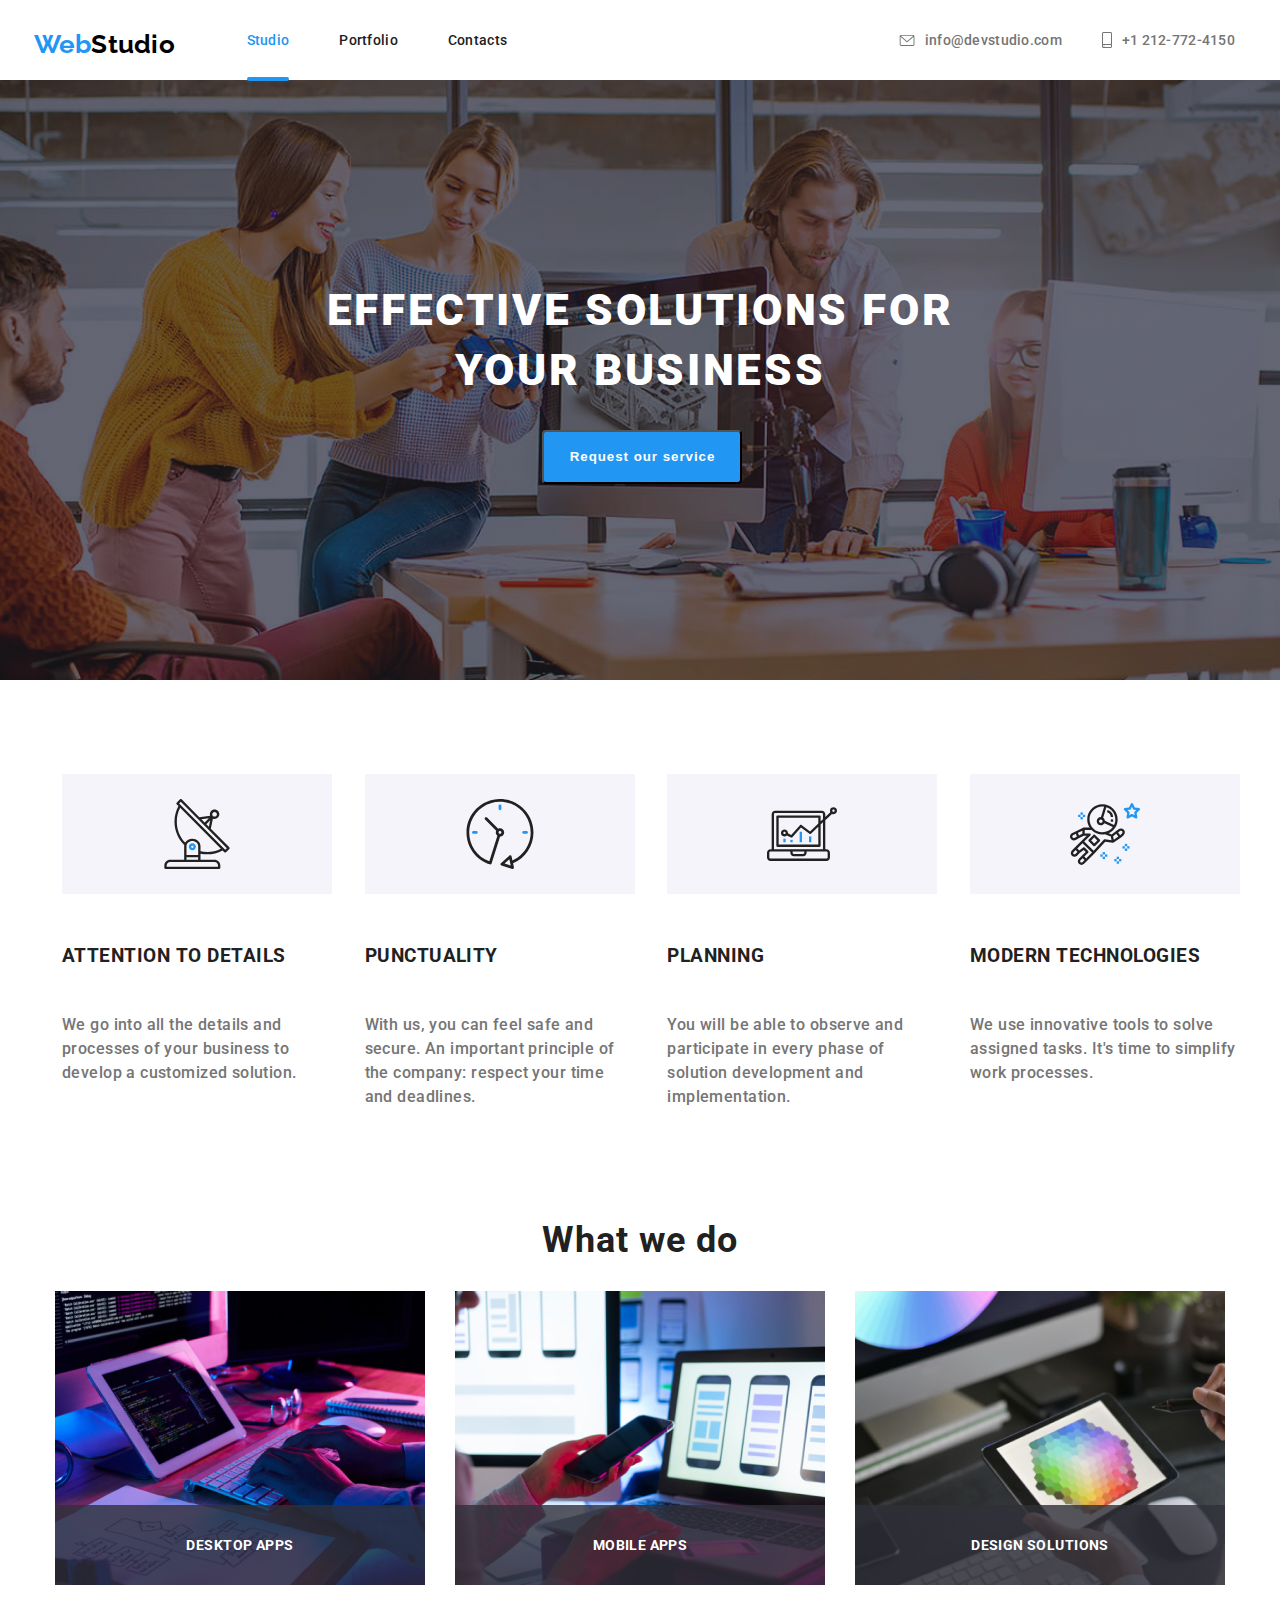
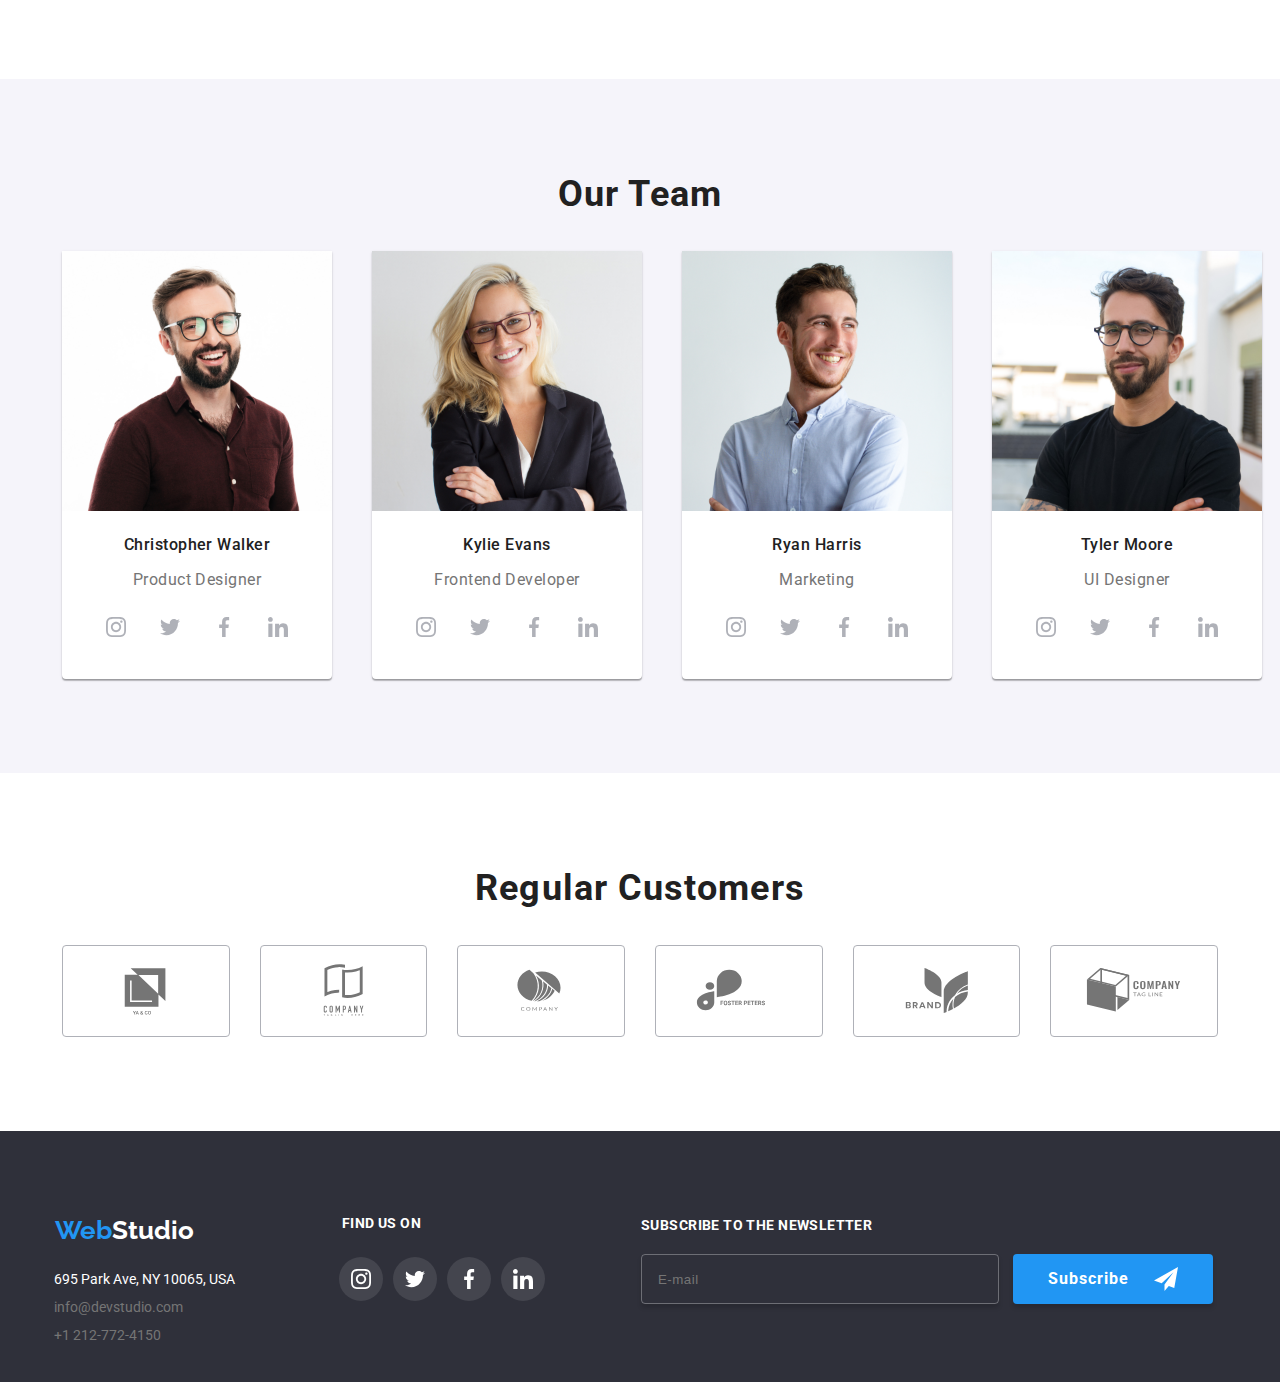
<file: index.html>
<!DOCTYPE html>
<html lang="en">
<head>
    <meta charset="UTF-8">
    <meta name="viewport" content="width=device-width, initial-scale=1.0">
    <title>Document</title>
    <link rel="preconnect" href="https://fonts.googleapis.com"/>
    <link rel="preconnect" href="https://fonts.gstatic.com" crossorigin/>
    <link rel="stylesheet"
          href="https://raw.githubusercontent.com/sindresorhus/modern-normalize/main/modern-normalize.css"/>
    <link href="https://fonts.googleapis.com/css2?family=Raleway:wght@700&family=Roboto:wght@400;500;700;900&display=swap" rel="stylesheet"/>
    <link rel="stylesheet" href="css/styles.css">
</head>
<body class="container">
    
      <header class="global-header">
        <!--Logo-->
        <nav class="main-logo">
            <ol class="logowebstudio" >
                <a class="logowebstudio"href="index.html">Web<span class="logo-studio">Studio</span> </a>
            </ol>
        </nav>
        <!--Studio Portfolio Contacts-->
         <div class="main-menu">
            <ul class="nav">
                <li class="nav-item-active"><a href="index.html">Studio</a></li>
                <li class="nav-item"><a href="portofolio.html">Portfolio</a></li>
                <li class="nav-item"><a href="">Contacts</a></li>
            </ul>
         </div>

        <!--Mail Tel-->

        <div class="main-contacts"> 
            <ul class="contacts"> 
            <li class="contacts-mail"><a href="mailto:info@devstudio.com"> 
                <svg class="contacts-mail-icon">
                     <use href="./icons/symbol-defs.svg#icon-envelope"></use>
                </svg>
                <span class="contacts-mail-span">info@devstudio.com</span>
                </a>
            </li>
            <li class="contacts-phone"><a href="tel:+1212-772-4150"> 
                <svg class="contacts-phone-icon">
                     <use href="./icons/symbol-defs.svg#icon-smartphone"></use>
                </svg>
                <span class="contacts-phone-span">+1 212-772-4150</span>
                </a> 
            </li>
            </ul>
         </div>
       </header>

    <main class="main-section">

        <!--Sidebar service section-->
       
        <section class="background-section"> 
          <div class="main-section-intro">
            <h1 class="title-background-section">EFFECTIVE SOLUTIONS FOR YOUR BUSINESS</h1>
            <button data-modal-open="#modal" class="button-active-background"type="button"> Request our service</button>
            <div class="backdrop is-hidden"data-modal>
              <div class="modal">
                <button type="button" class="close-button"data-modal-close>
                  <svg>
                    <use href="./icons/symbol-defs.svg#icon-close-button"></use>
                  </svg>
                </button>
                <form class="modal-form">
                  <p>Leave your information and we'll call you back</p>
                  <div>
                    <label class="form-label">Name</label>
                    <div class="form-field">
                      <input type="text" name="user_name" />
                      <svg>
                        <use
                          href="./icons/symbol-defs.svg#icon-person"
                        ></use>
                      </svg>
                    </div>
                  </div>
                      <div>
                        <label class="form-label">Telephone</label>
                        <div class="form-field">
                          <input type="tel" name="phone" />
                          <svg>
                            <use
                              href="./icons/symbol-defs.svg#icon-phone"
                            ></use>
                          </svg>
                        </div>
                      </div>
                      <div>
                        <label class="form-label">E-mail</label>
                        <div class="form-field">
                          <input type="email" name="E-mail" />
                          <svg>
                            <use
                              href="./icons/symbol-defs.svg#icon-email"
                            ></use>
                          </svg>
                        </div>
                      </div>
                        <label class="form-label">Comments</label>
                        <textarea
                        name="user_message"
                        placeholder="Enter the text"
                        ></textarea>
                  <div class="form-end">
                    <label class="checkbox-field">
                      <input type="checkbox" name="checkbox" />
                      <svg class="checkmark">
                        <use
                          href="./icons/symbol-defs.svg#icon-Vector"
                        ></use>
                      </svg>
                      <svg class="checkmark-checked">
                        <use
                          href="./icons/symbol-defs.svg#icon-icon-check"
                        ></use>
                      </svg>
                      I agree with the letter and accept the&nbsp;
                      <a href="#">Terms and Conditions</a>
                    </label>
                    <button type="submit">Send</button>
                  </div>
                </form>
              </div>
            </div>
          </div> 
        </section>

    <!--Paragraf section-->

        <section class="container section  paragraf-section" >
            <ul class="paragraf">
                <li class="paragraf-card">
                      <div class="image-card">
                        <svg>
                           <use href="./icons/symbol-defs.svg#icon-antenna"></use>
                        </svg>
                     </div>                                                                              
                    <h3 class="title-paragraf">ATTENTION TO DETAILS</h3>
                    <p>We go into all the details and processes of your business to develop a customized solution.</p>
                </li>
                <li class="paragraf-card">
                        <div class="image-card"> 
                          <svg>
                             <use href="./icons/symbol-defs.svg#icon-clock"></use>
                          </svg>
                        </div>
                    <h3 class="title-paragraf">PUNCTUALITY</h3>
                     <p>With us, you can feel safe and secure. An important principle of the company: respect your time and deadlines.</p>
                </li>
                <li class="paragraf-card">
                       <div class="image-card">
                          <svg>
                             <use href="./icons/symbol-defs.svg#icon-diagram"></use>
                        </svg>
                    </div>
                    <h3 class="title-paragraf">PLANNING</h3>
                    <p>You will be able to observe and participate in every phase of solution development and implementation.</p>
                </li>
                <li class="paragraf-card" >
                       <div class="image-card">
                          <svg> 
                             <use href="./icons/symbol-defs.svg#icon-astronaut"></use>
                           </svg>
                    </div>
                    <h3 class="title-paragraf">MODERN TECHNOLOGIES</h3>
                    <p>We use innovative tools to solve assigned tasks. It's time to simplify work processes.</p>
                </li>
            </ul>
        </section>
        
            <section class="container section section-what-we-do">
                <h2 class="title-section-what-we-do">What we do</h2>
                 <ul class="job-list">
                    <li><img src="./images/img1.jpg" alt="work photo1" width="370" height="294">
                    <p>DESKTOP APPS</p>
                    </li>
                    <li><img src="./images/img2.jpg" alt="work photo2" width="370" height="294">
                    <p>Mobile APPS</p>
                    </li>
                    <li><img src="./images/img3.jpg" alt="work photo3" width="370" height="294">
                    <p>DESIGN SOLUTIONS</p>
                    </li>
                 </ul>
            </section>
                 
            <!--Our Team section-->
        
         <section class="section our-team">
            <h3 class="title-our-team">Our Team</h3>
            <ul class="photo-our-team">
              <li class="card-our-team"> <img src="images/christopher walker.jpg" alt="Product Designer" wight="270" height="260"/>
                <h3 class="name">Christopher Walker</h3>
                <p class="job">Product Designer</p>
                 <div class="icons-list" >
                    <a
									href="https://instagram.com"class="icon"aria-label="Instagram">
									<svg>
										<use
											href="./icons/symbol-defs.svg#icon-instagram"></use>
									</svg>
								</a>
								<a href="https://twitter.com"class="icon" aria-label="Twitter">
									<svg>
										<use
											href="./icons/symbol-defs.svg#icon-twitter"></use>
									</svg> 
                </a>
                  <a
									href="https://facebook.com"class="icon" aria-label="Facebook">
									<svg>
										<use
											href="./icons/symbol-defs.svg#icon-facebook"></use>
									</svg> 
                </a>
                <a
									href="https://linkedin.com"class="icon" aria-label="Linkedin">
									<svg>
										<use
											href="./icons/symbol-defs.svg#icon-linkedin"></use>
									</svg>
								</a>
                 </div>
              </li>
              <li class="card-our-team"> <img src="images/kylie evans.jpg" alt="Frontend Developer" width="270" height="260"/>
                <h3 class="name">Kylie Evans</h3>
                <p class="job">Frontend Developer</p>
                <div class="icons-list" >
                  <a
                href="https://instagram.com"class="icon"aria-label="Instagram">
                <svg>
                  <use
                    href="./icons/symbol-defs.svg#icon-instagram"></use>
                </svg>
              </a>
              <a href="https://twitter.com"class="icon" aria-label="Twitter">
                <svg>
                  <use
                    href="./icons/symbol-defs.svg#icon-twitter"></use>
                </svg> 
              </a>
                <a
                href="https://facebook.com"class="icon" aria-label="Facebook">
                <svg>
                  <use
                    href="./icons/symbol-defs.svg#icon-facebook"></use>
                </svg> 
              </a>
              <a
                href="https://linkedin.com"class="icon" aria-label="Linkedin">
                <svg>
                  <use
                    href="./icons/symbol-defs.svg#icon-linkedin"></use>
                </svg>
              </a>
               </div>
              </li>
              <li class="card-our-team">  <img src="images/ryan harris.jpg" alt="Marketing" width="270" height="260"/>
                <h3 class="name">Ryan Harris</h3>
                <p class="job">Marketing</p>
                <div class="icons-list" >
                  <a
                href="https://instagram.com"class="icon"aria-label="Instagram">
                <svg>
                  <use
                    href="./icons/symbol-defs.svg#icon-instagram"></use>
                </svg>
              </a>
              <a href="https://twitter.com"class="icon" aria-label="Twitter">
                <svg>
                  <use
                    href="./icons/symbol-defs.svg#icon-twitter"></use>
                </svg> 
              </a>
                <a
                href="https://facebook.com"class="icon" aria-label="Facebook">
                <svg>
                  <use
                    href="./icons/symbol-defs.svg#icon-facebook"></use>
                </svg> 
              </a>
              <a
                href="https://linkedin.com"class="icon" aria-label="Linkedin">
                <svg>
                  <use
                    href="./icons/symbol-defs.svg#icon-linkedin"></use>
                </svg>
              </a>
               </div>
              </li>
              <li class="card-our-team"> <img src="images/tyler moore.jpg" alt="UI Designer" width="270" height="260"/>
                <h3 class="name">Tyler Moore</h3>
                <p class="job">UI Designer</p>
                <div class="icons-list" >
                  <a
                href="https://instagram.com"class="icon"aria-label="Instagram">
                <svg>
                  <use
                    href="./icons/symbol-defs.svg#icon-instagram"></use>
                </svg>
              </a>
              <a href="https://twitter.com"class="icon" aria-label="Twitter">
                <svg>
                  <use
                    href="./icons/symbol-defs.svg#icon-twitter"></use>
                </svg> 
              </a>
                <a
                href="https://facebook.com"class="icon" aria-label="Facebook">
                <svg>
                  <use
                    href="./icons/symbol-defs.svg#icon-facebook"></use>
                </svg> 
              </a>
              <a
                href="https://linkedin.com"class="icon" aria-label="Linkedin">
                <svg>
                  <use
                    href="./icons/symbol-defs.svg#icon-linkedin"></use>
                </svg>
              </a>
               </div>
              </li>
           </ul>
         </section>
         <section class="container section customers">
           <h3 class="title-section-what-we-do">Regular Customers</h3>
           <ul class="customers-section">
              <li class="icon-logo-card">
                <svg>
                    <use href="./icons/symbol-defs.svg#icon-logo1"></use>
                </svg>
              </li>
              <li class="icon-logo-card">
                <svg>
                    <use href="./icons/symbol-defs.svg#icon-logo2"></use>
                </svg>
              </li>
              <li class="icon-logo-card">
                <svg>
                    <use href="./icons/symbol-defs.svg#icon-logo3"></use>
                </svg>
              </li>
              <li class="icon-logo-card">
                <svg>
                    <use href="./icons/symbol-defs.svg#icon-logo4"></use>
                </svg>
              </li>
              <li class="icon-logo-card">
                <svg>
                    <use href="./icons/symbol-defs.svg#icon-logo5"></use>
                </svg>
              </li>
              <li class="icon-logo-card">
                <svg>
                    <use href="./icons/symbol-defs.svg#icon-logo6"></use>
                </svg>
              </li>
           </ul>
         </section>
    </main>
    <!--Sidebar down logo section-->
<div class="footer-section">
    <footer class="footer">
            <a class="footer-logo-web"href="index.html">Web<span class="footer-logo-studio">Studio</span> </a>
        <div class="main-footer">
            <ul class="adress-contacts-footer">
                <li class="adress-footer"><a href="695 Park Ave, NY 10065, USA">695 Park Ave, NY 10065, USA</a></li>
                <li class="contacts-footer"><a href="mailto:info@devstudio.com">info@devstudio.com</a></li>
                <li class="contacts-footer"><a href="tel:+1212-772-4150">+1 212-772-4150</a></li>
            </ul>
        </div>
        <div class="global-footer-social-links">
          <h3 class="find-us-icons">FIND US ON</h3>
          <div class="icons-list-footer" >
            <a
          href="https://instagram.com"class="icon-footer" aria-label="Instagram">
          <svg>
            <use
              href="./icons/symbol-defs.svg#icon-instagram-footer"></use>
          </svg>
        </a>
        <a href="https://twitter.com"class="icon-footer" aria-label="Twitter">
          <svg>
            <use
              href="./icons/symbol-defs.svg#icon-twitter-footer"></use>
          </svg> 
        </a>
          <a
          href="https://facebook.com"class="icon-footer" aria-label="Facebook">
          <svg>
            <use
              href="./icons/symbol-defs.svg#icon-facebook-footer"></use>
          </svg> 
        </a>
        <a
          href="https://linkedin.com"class="icon-footer" aria-label="Linkedin">
          <svg>
            <use
              href="./icons/symbol-defs.svg#icon-linkedin-footer"></use>
          </svg>
        </a>
         </div>
        </div>
        <div class="global-footer-subscribe-form">
					<form action="">
						<label for="">Subscribe to the newsletter</label>
						<div>
							<input type="email" name="E-mail" placeholder="E-mail" />
							<button type="submit">
								<span class="button-send">
									Subscribe
									<svg>
										<use
											href="./icons/symbol-defs.svg#icon-icon-send"
										></use>
									</svg>
								</span>
							</button>
						</div>
					</form>
				</div>
   </footer>
        </div>
<script src="./js/modal.js"></script>
</body>
</html>
</file>
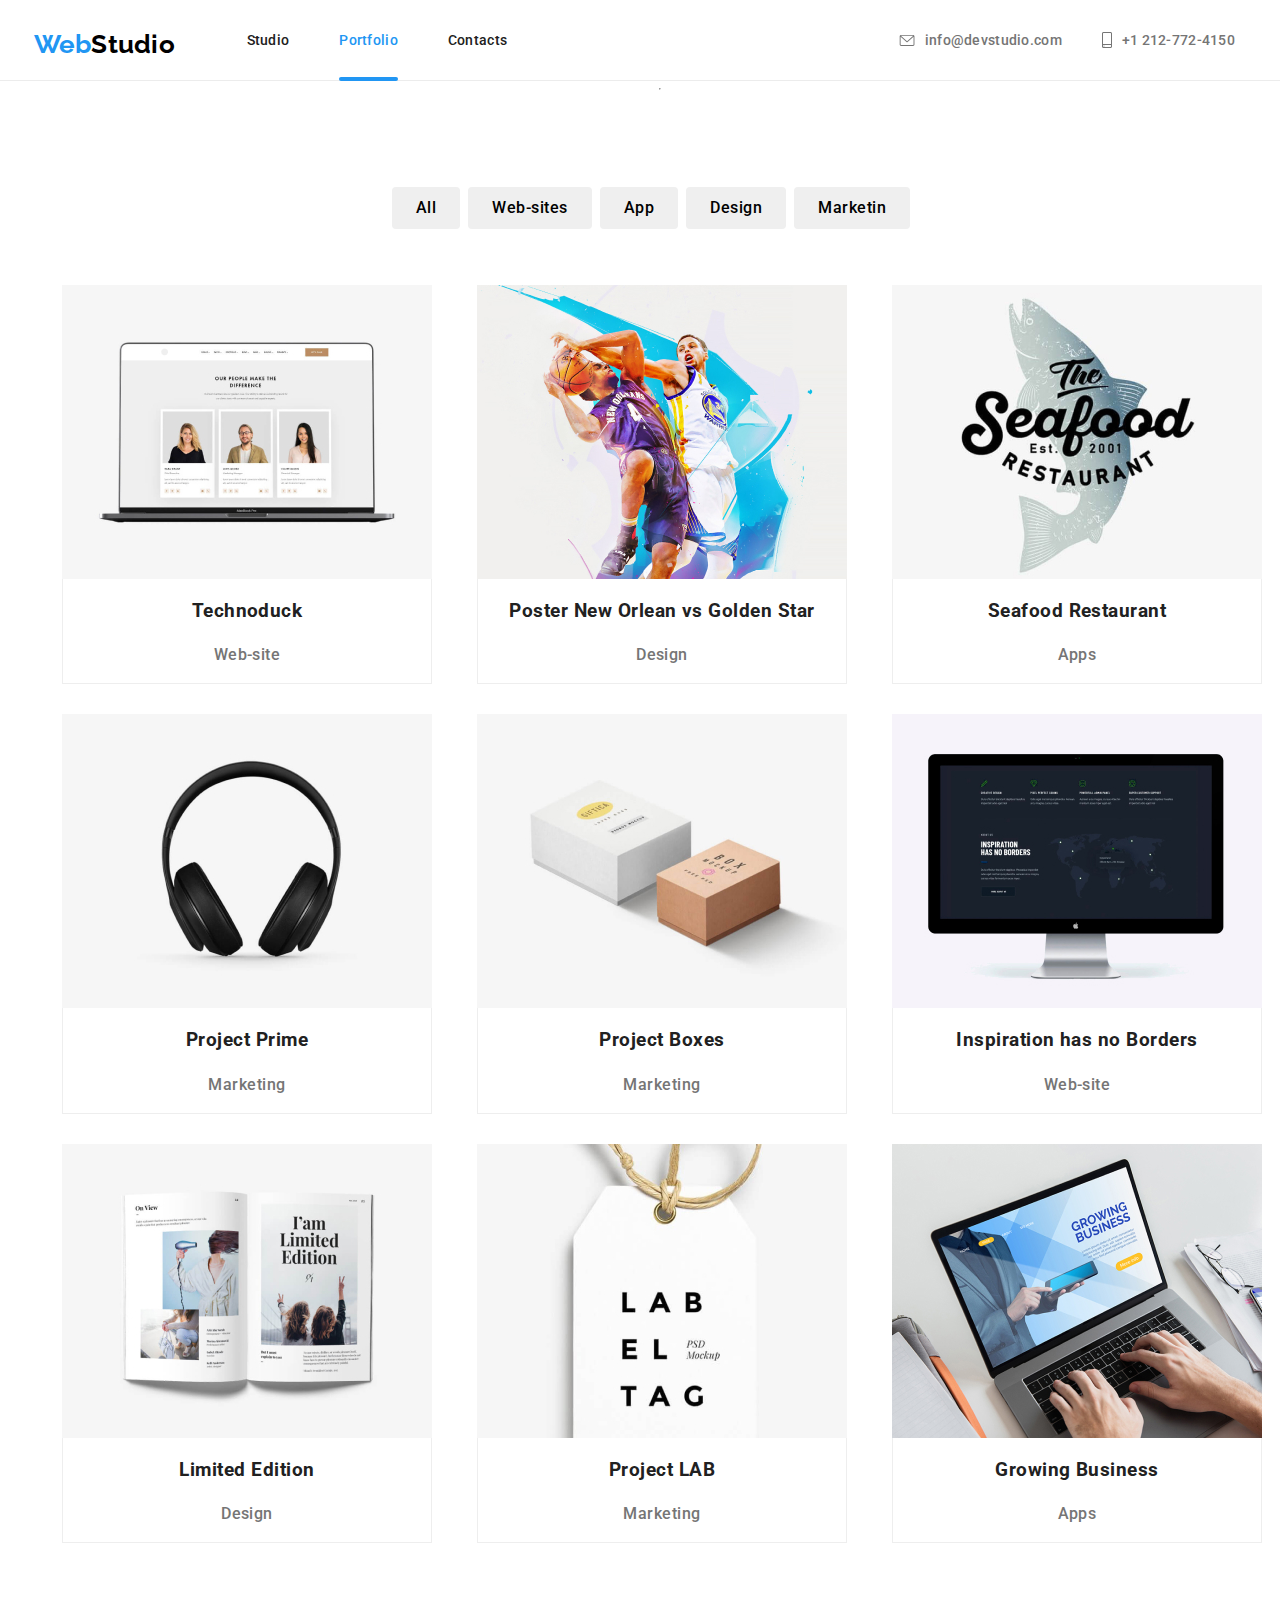
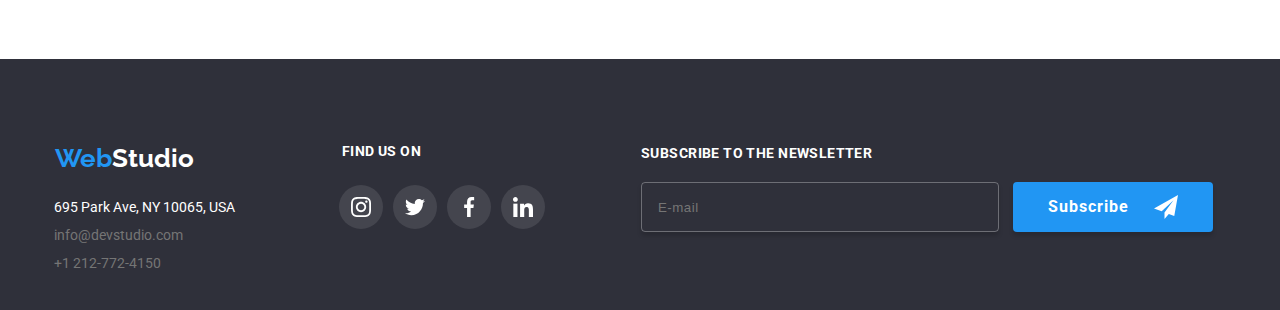
<file: portofolio.html>
<!DOCTYPE html>
<html lang="en">
<head>
    <meta charset="UTF-8">
    <meta name="viewport" content="width=device-width, initial-scale=1.0">
    <title>Document</title>
    <link rel="preconnect" href="https://fonts.googleapis.com"/>
    <link rel="preconnect" href="https://fonts.gstatic.com" crossorigin/>
    <link rel="stylesheet"
          href="https://raw.githubusercontent.com/sindresorhus/modern-normalize/main/modern-normalize.css"/>
    <link href="https://fonts.googleapis.com/css2?family=Raleway:wght@700&family=Roboto:wght@400;500;700;900&display=swap" rel="stylesheet"/>
    <link rel="stylesheet" href="css/styles.css"/>
</head>
<body class="container">

            <!--Sidebar up logo section-->

       <!--Logo-->
       <header class="global-header">
        
        <nav class="main-logo">
            <ol class="logowebstudio" >
                <a class="logowebstudio"href="index.html">Web<span class="logo-studio">Studio</span> </a>
            </ol>
        </nav>
        <!--Studio Portfolio Contacts-->
         <div class="main-menu">
            <ul class="nav">
                <li class="nav-item"><a href="index.html">Studio</a></li>
                <li class="nav-item-active"><a href="portofolio.html">Portfolio</a></li>
                <li class="nav-item"><a href="">Contacts</a></li>
            </ul>
         </div>

        <!--Mail Tel-->
        <div class="main-contacts"> 
            <ul class="contacts"> 
            <li class="contacts-mail"><a href="mailto:info@devstudio.com"> 
                <svg class="contacts-mail-icon">
                     <use href="./icons/symbol-defs.svg#icon-envelope"></use>
                </svg>
                <span class="contacts-mail-span">info@devstudio.com</span>
                </a>
            </li>
            <li class="contacts-phone"><a href="tel:+1212-772-4150"> 
                <svg class="contacts-phone-icon">
                     <use href="./icons/symbol-defs.svg#icon-smartphone"></use>
                </svg>
                <span class="contacts-phone-span">+1 212-772-4150</span>
                </a> 
            </li>
            </ul>
         </div>
        
       </header>
       <ul class="line-section">
        <hr/><img alt="">
       </ul>

           
       <main class="portofolio-main-section">
            
                  <!--Section-button-->

        <ul class="portfolio-button-list">
            <li><button class="button" type="button">All</button></li>
            <li><button class="button" type="button">Web-sites</button></li>
            <li><button class="button" type="button">App</button></li>
            <li><button class="button" type="button">Design</button></li>
            <li><button class="button" type="button">Marketin</button></li>
        </ul>
        
    <!--Section-Container-IMG-->
   <ul class="project-list">
    <li class="project-card"> 
        <div class="box"> 
            <div class="overlay">
                Technoduck is a state-of-the-art coronavirus distribution
                platform. Companies use this platform for digital espionage and
                attacks on competitors' secure servers.
           </div>
        </div>
            <h3>Technoduck</h3>
            <p>Web-site</p>
    </li>

    <li class="project-card"> 
       <div class="box"><div class="overlay"></div></div>
            <h3>Poster New Orlean vs Golden Star</h3>
            <p>Design</p>
    </li>

    <li class="project-card">
        <div class="box"><div class="overlay"></div></div>
            <h3>Seafood Restaurant </h3>
            <p>Apps</p>
      
    </li>

    <li class="project-card">
        <div class="box"><div class="overlay"></div></div>
            <h3>Project Prime </h3>
            <p>Marketing</p>
    </li>

    <li class="project-card">
        <div class="box"><div class="overlay"></div></div>
            <h3>Project Boxes </h3>
            <p>Marketing</p>
    </li>

    <li class="project-card">
        <div class="box"><div class="overlay"></div></div>
            <h3>Inspiration has no Borders</h3>
            <p>Web-site</p>
    </li>
    <li class="project-card">
        <div class="box"><div class="overlay"></div></div>
            <h3>Limited Edition</h3>
            <p>Design</p>
    </li>
    <li class="project-card"> 
        <div class="box"><div class="overlay"></div></div>
            <h3>Project LAB</h3>
            <p>Marketing</p>
    </li>
    <li class="project-card"> 
        <div class="box"><div class="overlay"></div></div>
            <h3>Growing Business</h3>
            <p>Apps</p>
    </li>
   </ul>
       </main>
       
        <!--Sidebar down logo section-->

        <div class="footer-section">
            <footer class="footer">
                    <a class="footer-logo-web"href="index.html">Web<span class="footer-logo-studio">Studio</span> </a>
                <div class="main-footer">
                    <ul class="adress-contacts-footer">
                        <li class="adress-footer"><a href="695 Park Ave, NY 10065, USA">695 Park Ave, NY 10065, USA</a></li>
                        <li class="contacts-footer"><a href="mailto:info@devstudio.com">info@devstudio.com</a></li>
                        <li class="contacts-footer"><a href="tel:+1212-772-4150">+1 212-772-4150</a></li>
                    </ul>
                </div>
                <div class="global-footer-social-links">
                  <h3 class="find-us-icons">FIND US ON</h3>
                  <div class="icons-list-footer" >
                    <a
                  href="https://instagram.com"class="icon-footer" aria-label="Instagram">
                  <svg>
                    <use
                      href="./icons/symbol-defs.svg#icon-instagram-footer"></use>
                  </svg>
                </a>
                <a href="https://twitter.com"class="icon-footer" aria-label="Twitter">
                  <svg>
                    <use
                      href="./icons/symbol-defs.svg#icon-twitter-footer"></use>
                  </svg> 
                </a>
                  <a
                  href="https://facebook.com"class="icon-footer" aria-label="Facebook">
                  <svg>
                    <use
                      href="./icons/symbol-defs.svg#icon-facebook-footer"></use>
                  </svg> 
                </a>
                <a
                  href="https://linkedin.com"class="icon-footer" aria-label="Linkedin">
                  <svg>
                    <use
                      href="./icons/symbol-defs.svg#icon-linkedin-footer"></use>
                  </svg>
                </a>
                 </div>
                </div>

                <div class="global-footer-subscribe-form">
					<form action="">
						<label for="">Subscribe to the newsletter</label>
						<div>
							<input type="email" name="E-mail" placeholder="E-mail" />
							<button type="submit">
								<span class="button-send">
									Subscribe
									<svg>
										<use
											href="./icons/symbol-defs.svg#icon-icon-send"
										></use>
									</svg>
								</span>
							</button>
						</div>
					</form>
				</div>
                
           </footer>
        </div>
        
</body>
</html>
</file>
<file: css/styles.css>
/*! modern-normalize v1.0.0 | MIT License | https://github.com/sindresorhus/modern-normalize */
*,::after,::before {
    box-sizing: border-box;
}

:root{
    --text-font-family: 'roboto', sans-serif;
    --color-text-font: #212121;
    --color-paragraf: #757575;
    --heading-font-family: 'Raleway', sans-serif;
    --heading-color: #2196F3;
    --back-color-paragraf:#F5F4FA;
}
body{
    width: 1600px;
    flex-direction: column;
} 
.container {
	font-family:var(--text-font-family);
	color: var(--color-text-font);
	width: 1200px;
	margin: auto;
}
.global-header{
    font-family :var(--text-font-family);
    font-size: 14px;
    font-weight: 500;
    line-height: 1.5;
    letter-spacing: 0.02em;
    text-align: left;
    color: var (var(--color-text-font))
   }
.global-header { 
    width: 1600px;
    height: 80px;
	display: flex;
	align-items: center;
	border: 1px solid #eee;
	margin: 0 -200px 0 -200px;
    background: #FFFFFF;
    border-color: transparent;
    border: 0px;
   }
h1,
h2,
h3,
h4{
    font-weight: bold;
    font-family: var(--text-font-family);
    color: var(--color-text-font);
}
p{
    display: block;
    margin-block-start: 1em;
    margin-block-end: 1em;
    margin-inline-start: 0px;
    margin-inline-end: 0px;
    color:var(--color-paragraf);
}
ul{
    list-style-type: none;
}
.section {
	padding-top: 94px;
	padding-bottom: 94px;
}
a {
	transition: 250ms cubic-bezier(0.4, 0, 0.2, 1);
}

/* logo */

.logowebstudio a, .logo-studio a, span {
    font-weight: bold;
    font-family: var(--heading-font-family);
    font-weight: 700; 
    color: var(--heading-color);
    font-size: 26px;
    text-decoration: none;  
	transition: 250ms cubic-bezier(0.4, 0, 0.2, 1);
}
.logowebstudio, ol{
    width: 145px;
    height: 31px;
    padding-right: 0px;
}
.logo-studio a, span{
    color: #000000;
}
.logowebstudio span:hover, 
.logo-studio span:hover,
.logowebstudio span:focus, 
.logo-studio span:focus {
    color: var(--heading-color);
	transition: 250ms cubic-bezier(0.4, 0, 0.2, 1);
}
.global-header, .main-logo {
    width: 145px;
    height: 31px;
    padding-right: 93px;
    display: flex;
    justify-content: center;
    align-items: center;
    margin-left: 0px;
}

/* section-nav */

.nav, .nav a{
    list-style-type: none;
    text-decoration: none;
	justify-content: space-between;
    display: flex;
    gap: 50px;
    align-items: center;
    padding-left: 0px;
    position: relative;
}
.nav-item a,.nav-item-active a{
    color:var(--color-text-font);
    font-family: var(--text-font-family);
    font-size: 14px;
    font-weight: 500;
    text-decoration: none;
	transition: 250ms cubic-bezier(0.4, 0, 0.2, 1);
}
.nav, .nav-item-active {
    position: relative;
}

.nav-item-active::after{
    position: absolute;
	content: "";
	width: 100%;
	height: 4px;
	left: 0;
	bottom: -30px;
	background: var(--heading-color);
	border-radius: 2px;
}
.nav-item-active a{
    color:var(--heading-color);
}
.nav-item a:hover{
    color:var(--heading-color);
}
.main-menu{
    padding-right: 330px;
    margin-right: 0px;
}
  
/* section-contacts */

.contacts, .contacts a{
    height: 80px;
    margin: 0px;
    list-style-type: none;
    text-decoration: none;
	justify-content: space-between;
    display: flex;
    gap: 40px;
    align-items: center;
    padding-left: 0px;
}
.contacts-mail a, .contacts-phone a, .contacts-mail-span, .contacts-phone-span{
    color:var(--color-paragraf);
    font-family: var(--text-font-family);
    font-size: 14px;
    font-weight: 500;
    line-height: normal;
    text-decoration: none;
    justify-content: space-between; 
    width: 160x;
    height: 16px;
    display: flex;
	align-items: center;
	gap: 10px;
	transition: 250ms cubic-bezier(0.4, 0, 0.2, 1);
}
.contacts-mail-icon{
    width: 16px;
	max-height: 12px;
    color:#757575;
}
.contacts-phone-icon{
    width: 10px;
	height: 16px;
}
.global-header, .main-contacts {
    height: 80px;
    padding: 0px;
    margin-left: 0px;
    margin-right: -1050px;
    display: flex;
    justify-content: space-between;
    gap: 60px;
    align-items: center;
}
.contacts-mail-icon:hover,
.contacts-phone-icon:hover,
.contacts-mail-icon:focus,
.contacts-phone-icon:focus {
    filter: invert(52%) sepia(20%) saturate(7450%) hue-rotate(184deg) brightness(99%) contrast(93%);
	transition: 250ms cubic-bezier(0.4, 0, 0.2, 1);
}
.contacts-mail-span:hover,
.contacts-phone-span:hover,
.contacts-mail-span:focus,
.contacts-phone-span:focus {
    color: var(--heading-color);
	transition: 250ms cubic-bezier(0.4, 0, 0.2, 1);
}

/* section-background*/

.background-section{
    background-color:#2F303A;;
	height: 600px;
	display: flex;
	flex-direction: column;
	align-items: center;
	margin: 0 -200px 0 -200px;
}
.background-section{
    background-image: linear-gradient(
			rgba(47, 48, 58, 0.4),
			rgba(47, 48, 58, 0.4)
		),
		url(../images/background_image.png);
	min-height: 600px;
}
.title-background-section{
    color: #FFFFFF;
	font-size: 44px;
	font-weight: 900;
	line-height: 60px;
	letter-spacing: 2.64px;
	text-transform: uppercase;
	text-align: center;
	width: 696px;
	padding-top: 200px;
	padding-bottom: 30px;
	margin: 0;
}
.backdrop {
	position: fixed;
	top: 0;
	bottom: 0;
	left: 0;
	right: 0;
	background: rgba(0, 0, 0, 0.2);
	display: flex;
	justify-content: center;
	align-items: center;
	transition: 2500ms linear;
	z-index: 10;
}
.modal {
	width: 528px;
	height: 581px;
	background-color: #FFFFFF;
	border-radius: 4px;
	box-shadow: 0px 2px 1px 0px rgba(0, 0, 0, 0.2),
		0px 1px 1px 0px rgba(0, 0, 0, 0.14), 0px 1px 3px 0px rgba(0, 0, 0, 0.12);
	position: absolute;
	transform: scale(1);
	transition: 2500ms linear;
}
.is-hidden {
	visibility: hidden;
	opacity: 0;
	pointer-events: none;
	transition: 2500ms linear;
}
.is-hidden .modal {
	transform: scale(0);
	transition: 2500ms linear;
}
.modal-form {
	display: flex;
	flex-direction: column;
	padding: 40px;
	margin: 0 auto;
}
form > p {
	text-align: center;
	font-size: 20px;
	font-weight: 700;
	letter-spacing: 0.6px;
	margin-top: 0;
	margin-bottom: 12px;
}
.form-label {
	color: var(--color-paragraf);
	font-size: 12px;
	letter-spacing: 0.12px;
	margin-bottom: 4px;
}
.form-field {
	position: relative;
	cursor: pointer;
}
.form-field > input {
	width: 448px;
	height: 40px;
	padding-left: 42px;
	border-radius: 4px;
	border: 1px solid rgba(33, 33, 33, 0.2);
	line-height: 16px;
	margin-bottom: 10px;
	transition: border-color 250ms cubic-bezier(0.4, 0, 0.2, 1);
}
.form-field svg {
	width: 18px;
	height: 18px;
	position: absolute;
	top: 11px;
	left: 12px;
	fill: currentColor;
	transition: color 250ms cubic-bezier(0.4, 0, 0.2, 1);
}
.modal-form > textarea {
	width: 448px;
	height: 120px;
	border-radius: 4px;
	border: 1px solid rgba(33, 33, 33, 0.2);
	padding: 12px 16px;
	transition: border-color 250ms cubic-bezier(0.4, 0, 0.2, 1);
}
.form-field input:focus,
.modal-form > textarea:focus {
	outline: none;
	border-color: var(--heading-color);
}
.form-field input:focus + svg {
	color: var(--heading-color);
}
.form-end {
	margin-top: 20px;
	display: flex;
	flex-direction: column;
	align-items: center;
	gap: 30px;
}
.checkbox-field {
	display: flex;
	align-items: center;
	position: relative;
	cursor: pointer;
	color: var(--color-paragraf);
	font-size: 14px;
	line-height: 24px;
	letter-spacing: 0.42px;
}
.checkbox-field input {
	cursor: pointer;
	height: 0;
	width: 0;
}
.checkmark {
	margin-right: 10px;
	width: 16px;
	height: 15px;
	fill: black;
	transition: fill 250ms cubic-bezier(0.4, 0, 0.2, 1);
}
.checkbox-field:hover > .checkmark {
	fill: var(--heading-color);
}
.checkmark-checked {
	margin-left: 7px;
	position: absolute;
	width: 16px;
	height: 15px;
	visibility: hidden;
}
.container input:checked ~ .checkmark-checked {
	visibility: visible;
}
.checkbox-field > a {
	color: var(--heading-color);
}
.modal-form .form-end > button {
	width: 200px;
	height: 50px;
	border-radius: 4px;
	border-style: none;
	background: var(--heading-color);
	box-shadow: 0px 4px 4px 0px rgba(0, 0, 0, 0.15);
	color: #FFFFFF;
	text-align: center;
	font-weight: 700;
	line-height: 30px;
	letter-spacing: 0.96px;
}
.main-section-intro .close-button {
	width: 30px;
	height: 30px;
	padding: 0;
	background-color: #FFFFFF;
	display: flex;
	justify-content: center;
	align-items: center;
	border: 1px solid rgba(0, 0, 0, 0.1);
	border-radius: 50%;
	position: absolute;
	right: 8px;
	top: 8px;
	cursor: pointer;
}
.main-section-intro .close-button svg {
	fill: black;
	width: 18px;
	height: 18px;
	transition: fill 250ms cubic-bezier(0.4, 0, 0.2, 1);
}
.main-section-intro .close-button > svg:hover,
.main-section-intro .close-button > svg:focus {
	fill: var(--heading-color);
}

/* PORTOFOLIO */

.line-section{
    width: 1600px;
    height: 1px;
    background: #ECECEC;
    display: flex;
	flex-direction: row;
	flex-wrap: wrap;
	justify-content: center;
	align-items: flex-end;
	align-content: flex-start;
    margin: 0 -200px 0 -200px;
}
.portofolio-main-section{
    width: 1200px;
    margin-top: 94px;
    margin-bottom: 94px;
}
.section,.portofolio-main-section,.portfolio-button-list{
    width: 1200px;
	text-align: center;
	font-weight: 500;
	line-height: 26px;
	letter-spacing: 0.48px;
	border-color: transparent;
	border-radius: 4px;
	padding: 6px 22px 6px 22px;
}
.portfolio-button-list {
	display: flex;
	flex-direction: inline-block;
	justify-content: center;
	padding-left: 0;
	margin-top: 0;
	margin-bottom: 50px;
	gap: 8px;
}
.project-list {
    width: 1200px;
	display: flex;
	flex-direction: row;
	flex-wrap: wrap;
	justify-content: space-between;
    align-items: center;
	padding-left: 0;
	gap: 30px;
}
.project-card > h4 {
	color: var(--color-text-font);
	line-height: 30px;
	letter-spacing: 0.48px;
	font-weight: 400;
	margin: 0 24px 20px 24px;
}
.project-card {
	box-shadow: 0px 0px 0px 1px #eee inset;
}
.project-card .box {
	width: 370px;
	height: 294px;
	position: relative;
	margin: 0 auto;
	overflow: hidden;
}
.project-card:nth-child(1) .box {
    background: url(../images/technoduck.jpg),lightgray 50% / cover no-repeat;
}
.project-card:nth-child(2) .box {
    background: url(../images/poster\ new\ orlean\ vs\ golden\ star.jpg),lightgray 50% / cover no-repeat;
}
.project-card:nth-child(3) .box {
    background: url(../images/seafood\ restaurant\ .jpg),lightgray 50% / cover no-repeat;
}
.project-card:nth-child(4) .box {
    background: url(../images/project\ prime.jpg),lightgray 50% / cover no-repeat;
}
.project-card:nth-child(5) .box {
    background: url(../images/project\ boxes.jpg),lightgray 50% / cover no-repeat;
}
.project-card:nth-child(6) .box {
    background: url(../images/inspiration\ has\ no\ borders.jpg),lightgray 50% / cover no-repeat;
}
.project-card:nth-child(7) .box {
    background: url(../images/limited\ edition.jpg),lightgray 50% / cover no-repeat;
}
.project-card:nth-child(8) .box {
    background: url(../images/project\ lab.jpg),lightgray 50% / cover no-repeat;
}
.project-card:nth-child(9) .box {
    background: url(../images/growing\ business.jpg),lightgray 50% / cover no-repeat;
}
.box .overlay {
	color: var(--text-dark-bg-color);
	font-size: 18px;
	font-weight: 400;
	line-height: 28px;
	letter-spacing: 0.54px;
	padding: 63px 24px 91px 24px;
	position: absolute;
	top: 0;
	left: 0;
	width: 100%;
	height: 100%;
	background-color: rgba(33, 150, 243, 0.9);
	transform: translatey(100%);
	transition: transform 250ms cubic-bezier(0.4, 0, 0.2, 1);
}
.box:hover .overlay {
	transform: translatey(0);
}
.project-card:hover,
.project-card:focus {
    box-shadow: 1px 4px 6px 0px rgba(0, 0, 0, 0.16),
		0px 4px 4px 0px rgba(0, 0, 0, 0.06), 0px 1px 1px 0px rgba(0, 0, 0, 0.12);
}

/* section-button */

.button-active-background {
    background-color: var( --heading-color);
	color:#FFFFFF;
	width: 200px;
	padding: 10px 19px 10px 20px;
	white-space: nowrap;
	text-align: center;
	font-weight: 700;
	line-height: 30px;
	letter-spacing: 0.96px;
	cursor: pointer;
	border-radius: 4px;
    margin-left: 250px;
}
.button {
    font-family:var(--text-font-family);
    font-size: 16px;
    font-weight: 500;
    line-height: 26px;
    letter-spacing: 0.03em;
    text-align: center;
    border-color: transparent;
	border-radius: 4px;
	padding: 6px 22px 6px 22px;
}
button:hover, button:focus {
    background-color:var(--heading-color);
    color: #FFFFFF;
	box-shadow: 0px 2px 2px 0px rgba(0, 0, 0, 0.12),
		0px 1px 2px 0px rgba(0, 0, 0, 0.08), 0px 3px 1px 0px rgba(0, 0, 0, 0.1);
	transition: 250ms cubic-bezier(0.4, 0, 0.2, 1);
}

/* section-paragraf */

.section, .paragraf{
    width: 1200px;
	text-align: left;
	font-weight: 500;
	line-height: 26px;
	letter-spacing: 0.48px;
	border-color: transparent;
	border-radius: 4px;
	padding: 94px 22px 94px 22px;
}
.paragraf-section {
    font-family:var(--text-font-family);
	color: var(--color-text-font);
	width: 1200px;
	margin: auto;  
    margin-top: 0px;
}
.paragraf, 
.photo-our-team{
    display: flex;
	justify-content: space-between;
	padding-left: 0;
	margin: 0;
	gap: 30px;
}
.job-list{
    display: flex;
	justify-content: center;
	padding-left: 0;
	margin: 0;
	gap: 30px;
}
.paragraf{
    padding-top: 0px;
    list-style-type: none;
    display: flex;
	flex-direction: row;
	flex-wrap: nowrap;
	justify-content: space-between;
	align-items: baseline;
}
.paragraf-card{
    width: 270px;
	display: flex;
	flex-direction: column;
}
.paragraf-card .title-paragraf 
.paragraf-card p{
    margin: 0;
	font-size: 14px;
	
}
.paragraf-card .title-paragraf {
    padding-bottom: 10px;
	font-weight: 700;
	text-transform: uppercase;
}
.paragraf-card p{
    color: var(--color-paragraf);
	line-height: 24px;
    letter-spacing: 0.42px;
    font-style: normal;
}
.image-card{
    width: 270px;
	height: 120px;
	display: flex;
	justify-content: center;
	align-items: center;
	background-color: var(--back-color-paragraf);
	margin-bottom: 30px;
}
.image-card svg {
    width: 70px;
	height: 70px;
}
.paragraf-section p, .our-team p,.section-container p{
    font-family: var(--text-font-family);
    color: var(--color-paragraf);
    font-size: 16px;
}

/* section-what-we-do */

.section-what-we-do{
    width: 1200px;
	text-align: center;
	font-weight: 500;
	line-height: 26px;
	letter-spacing: 0.48px;
	border-color: transparent;
	border-radius: 4px;
	padding: 0px 22px 94px 22px;
    margin-top: -94px;
}
.section-what-we-do{
    padding-top: 0px;
}
.title-section-what-we-do, 
.title-our-team{
    font-family: var(--text-font-family);
    font-size: 36px;
    font-weight: 700;
    line-height: 42px;
    letter-spacing: 0.03em;
    text-align: center;
    margin-top: 0;
	margin-bottom: 50;
}
.job-list > li {
    position: relative;
	width: 370px;
	height: 294px;
	background-color: #d3d3d3;
	background-position: 50%;
	background-size: cover;
	background-repeat: no-repeat;
}
.job-list > li > p {
    position: absolute;
	bottom: 0;
	margin: 0;
	width: 100%;
	padding-top: 27px;
	padding-bottom: 27px;
	color: #FFFFFF;
	text-align: center;
	font-size: 14px;
	font-weight: 700;
	letter-spacing: 0.42px;
	text-transform: uppercase;
	background: rgba(47, 48, 58, 0.8);
}

/* section-our-team */

.our-team,.photo-our-team{
	width: 270px;
	border-radius: 0px 0px 4px 4px;
	border-radius: 0px 0px 4px 4px;
}
.card-our-team{
    background-color: #FFFFFF;
	width: 270px;
	border-radius: 0px 0px 4px 4px;
	border-radius: 0px 0px 4px 4px;
	box-shadow: 0px 2px 1px 0px rgba(0, 0, 0, 0.2),
	0px 1px 1px 0px rgba(0, 0, 0, 0.14), 0px 1px 3px 0px rgba(0, 0, 0, 0.12);
}
.name{
    font-family:var(--text-font-family);
    font-size: 16px;
    font-weight: 500;
    line-height: 19px;
    letter-spacing: 0.03em;
    text-align: center;
}
.job{
    font-family:var(--text-font-family);
    font-size: 16px;
    font-weight: 400;
    line-height: 19px;
    letter-spacing: 0.03em;
    text-align: center;
}
.our-team {
    background-color: #f5f4fa;
	width: 1600px;
    margin: 0 -200px 0 -200px;
}
.photo-our-team {
    margin: 0 200px 0 200px;
    width: 1200px;
}
.icons-list {
	display: flex;
	justify-content: center;
	margin: 16px 32px 30px 32px;
	gap: 10px;
}
.icon {
	width: 44px;
	height: 44px;
	display: flex;
	justify-content: center;
	align-items: center;
	border-radius: 50%;
    color: #afb1b8;
}
.icon svg {
	width: 20px;
	height: 20px;
}
.icon:hover,
.icon:focus{
    background: var(--heading-color);
    fill: #FFFFFF;
	transition: 250ms cubic-bezier(0.4, 0, 0.2, 1);
}
.icon svg:hover,
.icon svg:focus { 
    filter: brightness(0) invert(1);
	transition: 250ms cubic-bezier(0.4, 0, 0.2, 1);
}

/* section-container*/

.customers-section {
    list-style-type: none;
	padding-left: 0;
	margin-top: 0;
	margin-bottom: 0;
    display: flex;
	justify-content: space-between;
	gap: 30px;
}
.icon-logo-card {
	width: 170px;
	height: 92px;
	display: flex;
	justify-content: center;
	align-items: center;
	border-radius: 4px;
	border: 1px solid #afb1b8;
}
.icon-logo-card svg {
	width: 106px;
	height: 60px;
	fill: var(--color-paragraf);
}
.icon-logo-card:hover,
.icon-logo-card:focus,
.icon-logo-card svg:hover,
.icon-logo-card svg:focus {
	border-color: var(--heading-color);
	fill: var(--heading-color);
	transition: 250ms cubic-bezier(0.4, 0, 0.2, 1);
}

/* section-footer */

.footer-section{
    background-color: #2F303A;
	padding-top: 60px;
    margin: 0 -200px 0 -200px;
    display: flex;
    justify-content: space-between;
    align-items: center;
    height: 251px;
}
.footer{
    width: 1200px;
    margin-bottom: 0px;
    margin-right: 0px;
    padding-left: 215px;
}
.main-footer{
    padding-top: 40px;
    margin-left: -150px;
}
.main-footer, .adress-contacts-footer, .adress-footer, .contacts-footer {
    display: flex;
	flex-direction: column;
	gap: 12px;
    width: 231px;
    padding-left: 0px;
    margin-right: 0px;
    border-right: 0px;
    padding-right: 0px; 
}
.footer-logo-web, .footer-logo-studio span{
    font-weight: bold;
    font-family: var(--heading-font-family);
    font-weight: 700;
    font-size: 26px;
    color: var(--heading-color);
    text-decoration: none;
    width: 145px;
    height: 31px;
	margin-right: 10px;
}
.footer-logo-studio{
    color: #FFFFFF;
}

.footer-logo-web a span:hover, 
.footer-logo-studio a span:hover,
.footer-logo-web a span:focus, 
.footer-logo-studio a span:focus {
    fill: var(--heading-color);
	transition: 250ms cubic-bezier(0.4, 0, 0.2, 1);
	filter: invert(52%) sepia(20%) saturate(7450%) hue-rotate(184deg) brightness(99%) contrast(93%);

}
.adress-footer a{
    font-family: var(--text-font-family);
    font-weight: 400;
    font-size: 14px;
    color: #FFFFFF;
    text-decoration: none;
}
.contacts-footer a{
    font-family: var(--text-font-family);
    font-weight: 400;
    font-size: 14px;
    color:var(--color-paragraf);
    text-decoration: none;
}
.adress-footer a:hover, .contacts-footer a:hover, .icon svg:hover,
.adress-footer a:focus, .contacts-footer a:focus, .icon svg:focus {
    color: var(--heading-color);
	transition: 250ms cubic-bezier(0.4, 0, 0.2, 1);
}
.global-footer-social-links{
	text-transform: uppercase;
	flex-wrap: nowrap;
	align-items: center;
    flex-direction: column;
    margin: 0px;
    width: 213px;
    padding-top: -20px;
    margin-left: 50px;
}
.global-footer-social-links h3{
    font-size: 14px;
	font-weight: 700;
	letter-spacing: 0.42px;
	text-transform: uppercase;
    color: #FFFFFF;
    justify-content:flex-start;
    margin-left: -120px; 
}
.footer-section, .footer, .global-footer-social-links, .main-footer, .icons-list {
    display: flex;
    color: #FFFFFF;
}
.global-footer-social-links .icon-footer {
    background-color: rgba(255, 255, 255, 0.1);
    fill: #FFFFFF;
}
.icons-list-footer {
	display: flex;
	justify-content: center;
	margin: 16px 32px 30px 32px;
	gap: 10px;
}
.icon-footer {
	width: 44px;
	height: 44px;
	display: flex;
	justify-content: center;
	align-items: center;
	border-radius: 50%;
    color: #FFFFFF;
}
.icon-footer svg {
	width: 20px;
	height: 20px;
}
.icon-footer:hover,
.icon-footer:focus {
    fill: #FFFFFF;
    background: var(--heading-color);
	transition: 250ms cubic-bezier(0.4, 0, 0.2, 1);
}
.global-footer-subscribe-form form {
	width: 650px;
	margin-left: 93px;
	margin-bottom: 20px;
	
}
.global-footer-social-links h3,
.global-footer-subscribe-form label {
	font-size: 14px;
	font-weight: 700;
	letter-spacing: 0.42px;
	text-transform: uppercase;
	margin-top: 0;
	margin-bottom: 10px;
}
input {
	width: 358px;
	height: 50px;
	border-radius: 4px;
	border: 1px solid rgba(255, 255, 255, 0.3);
	background: rgba(33, 150, 243, 0);
	box-shadow: 0px 4px 4px 0px rgba(0, 0, 0, 0.15);
	padding-left: 16px;
	color: rgba(255, 255, 255, 0.6);
	line-height: 20px;
	letter-spacing: 0.48px;
}
.global-footer-subscribe-form button {
	width: 200px;
	height: 50px;
	border-radius: 4px;
	background: var(--heading-color);
	border-style: none;
	cursor: pointer;
	box-shadow: 0px 4px 4px 0px rgba(0, 0, 0, 0.15);
	transition: box-shadow 250ms cubic-bezier(0.4, 0, 0.2, 1);
	margin-left: 10px;
	margin-top: 20px;
}
.button-send {
	color: #FFFFFF;
	font-family: var(--text-font-family);
	font-size: 16px;
	font-weight: 700;
	line-height: 30px;
	letter-spacing: 0.96px;
	display: flex;
	justify-content: center;
	align-items: center;
	gap: 25px;
}
.global-footer-subscribe-form svg {
	width: 24px;
	height: 24px;
	fill: #FFFFFF;
}
.global-footer-social-links .icons-list {
	margin: 0;
}
.global-footer-social-links .icon svg {
	fill: #FFFFFF;
}
.global-footer-social-links .icon {
	background-color: rgba(255, 255, 255, 0.1);
	transition: background-color 250ms cubic-bezier(0.4, 0, 0.2, 1);
}
.global-footer-social-links .icon:hover,
.global-footer-social-links .icon:focus {
	background-color: var(--heading-color);
}
</file>
